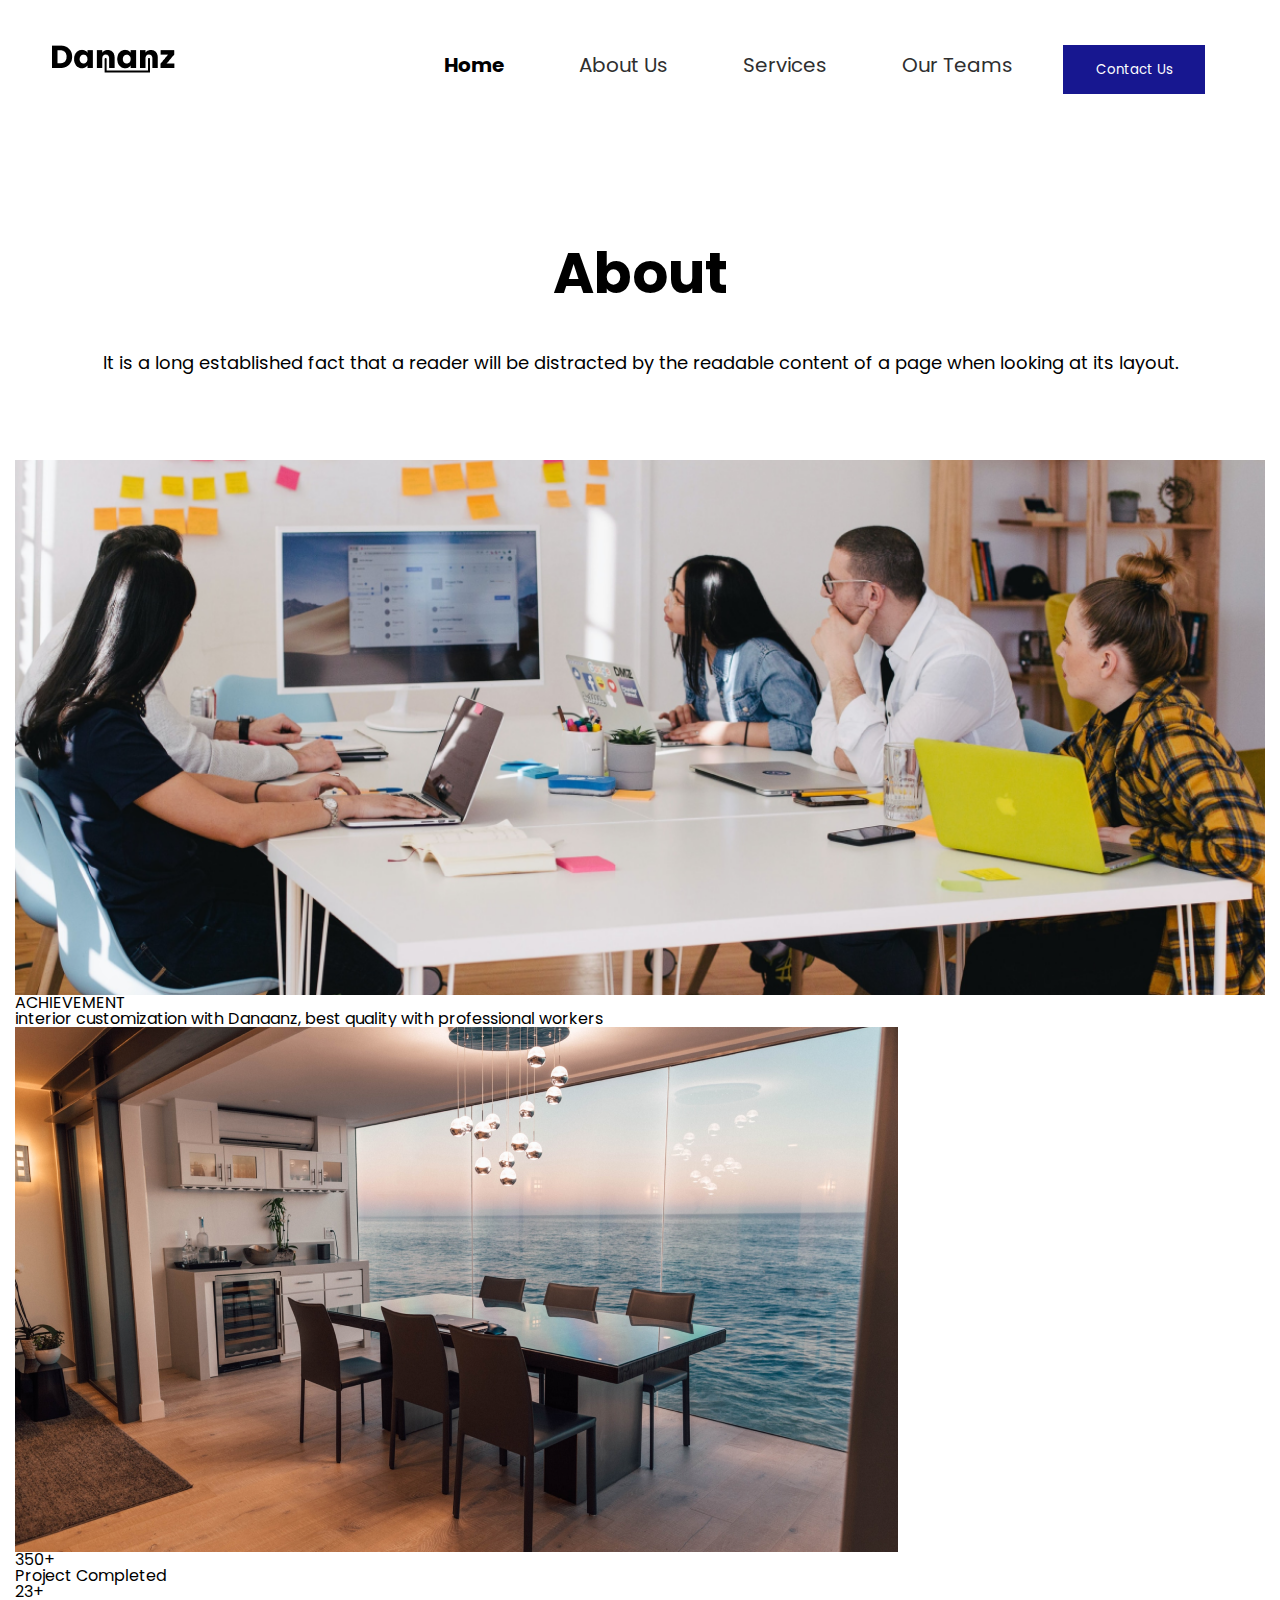
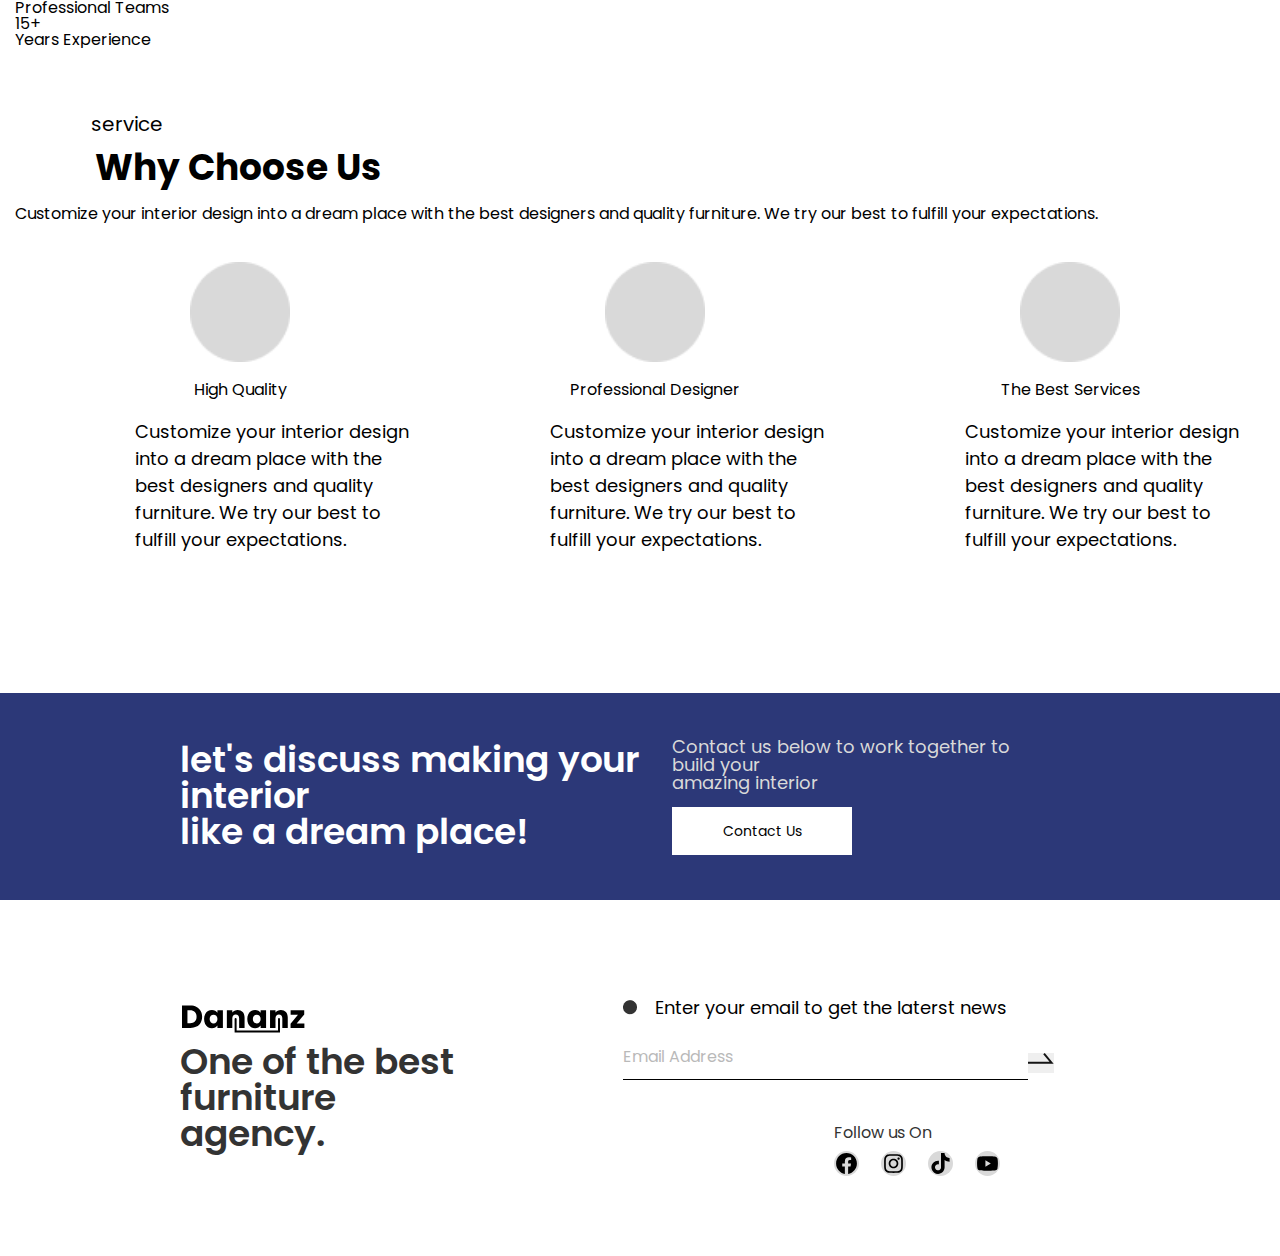
<file: about.html>
<!DOCTYPE html>
<html lang="en">

<head>
    <meta charset="UTF-8">
    <meta name="viewport" content="width=device-width, initial-scale=1.0">
    <title>Dananz - About us</title>
    <link rel="stylesheet" href="css/footer.css">
    <link rel="stylesheet" href="css/header.css">
    <link rel="stylesheet" href="css/about.css">

</head>

<body>
    <div class="wrapper">
        <header class="header">
            <div class="header__container">
                <div class="header__body">
                    <a href="index.html" class="header__logo">
                        <img src="images/header/dananz.png" alt="header_error">
                    </a>
                    <nav class="header__menu_menu-header">
                        <ul class="menu-header__list">
                            <li><a href="index.html" class="black_link">Home</a></li>
                            <li><a href="about.html" class="menu-header__link">About Us</a></li>
                            <li><a href="services.html" class="menu-header__link">Services</a></li>
                            <li><a href="teams.html" class="menu-header__link">Our Teams</a></li>
                        </ul>
                        <div class="header_but">
                            <a href="contact.html" class="menu-header__button"><button class="header_button"> Contact
                                    Us </button></a>
                        </div>
                    </nav>
                </div>
            </div>
        </header>

        <main class="main">
            <section class="main__block-title block-title">
                <div class='block-title__container container'>
                    <div class="block-title__body">
                        <h2 class="block-title__title">About</h2>
                        <div class="block-title__text">It is a long established fact that a reader will be distracted by
                            the readable content of a page when looking at its layout.</div>
                        <div class="block-title__image">
                            <img src="images/about/01.png" alt="block-title_error">
                        </div>
                    </div>
                </div>
            </section>

            <section class="main__achievement-about achievement-about ">
                <div class='achievement-about__container container'>
                    <div class="achievement-about__body">
                        <h2 class="achievement-about__title ">ACHIEVEMENT</h2>
                        <div class="achievement-about__text">interior customization with Danaanz, best quality with
                            professional workers</div>
                        <div class="achievement-about__card">
                            <div class="achievement-about__image">
                                <img src="images/about/02.png   " alt="achievement-about_error">
                            </div>
                            <article class="achievement-about__column column-blue">
                                <div class="achievement-about__items column-items">
                                    <div class="achievement-about__item item-achievement-about  column-item">
                                        <h4 class="item-achievement-about__title item-title">350+</h4>
                                        <h5 class="item-achievement-about__sub-title item-sub-title">
                                            Project Completed
                                        </h5>
                                    </div>
                                    <div class="item-achievement-about__item item-achievement-about  column-item">
                                        <h4 class="item-achievement-about__title item-title">23+</h4>
                                        <h5 class="item-achievement-about__sub-title item-sub-title">
                                            Professional Teams
                                        </h5>
                                    </div>
                                    <div class="item-achievement-about__item item-achievement-about  column-item">
                                        <h4 class="item-achievement-about__title item-title">15+</h4>
                                        <h5 class="item-achievement-about__sub-title item-sub-title">
                                            Years Experience
                                        </h5>
                                    </div>
                                </div>
                            </article>
                        </div>

                    </div>
                </div>
            </section>

        </main>


    </div>
    <section class="container container_choose_main">


        <div class="container_choose">
            <div class="service_item">
                service
            </div>
            <div class="half-line">
            </div>
        </div>
        <div class="Why_Text">
            <p>Why Choose Us</p>
        </div>
        <div class="content_Text_Choose_main">
            <span>Customize your interior design into a dream place with the best designers and quality
                furniture.
                We
                try our best to fulfill your expectations.</span>
        </div>
        <div class="content_Block_choose">
            <div class="content_element">
                <img src="images/about/Ellipse.png" class="ellipse_element">
                <div class="Text_element_Choose">
                    <p>High Quality</p>
                </div>
                <div class="content_Text_Choose">
                    <p>Customize your interior design into a dream place with the best designers and quality
                        furniture. We try our best to fulfill your expectations.</p>
                </div>
            </div>
            <div class="content_element">
                <img src="images/about/Ellipse.png" class="ellipse_element">
                <div class="Text_element_Choose">
                    <p>Professional Designer</p>
                </div>
                <div class="content_Text_Choose">
                    <span>Customize your interior design into a dream place with the best designers and quality
                        furniture. We try our best to fulfill your expectations.</span>
                </div>
            </div>
            <div class="content_element">
                <img src="images/about/Ellipse.png" class="ellipse_element">
                <div class="Text_element_Choose">
                    <p>The Best Services</p>
                </div>
                <div class="content_Text_Choose">
                    <span>Customize your interior design into a dream place with the best designers and quality
                        furniture. We try our best to fulfill your expectations.</span>
                </div>
            </div>
        </div>
    </section>

    </main>


    </div>





    <footer>
        <section class="contact-section">
            <div class="contact-container">
                <div class="contact-title1" id="white_text">
                    <p>
                        let's discuss making your interior<br />
                        like a dream place!
                    </p>
                </div>
            </div>
            <div class="contact-button-container">
                <div class="contact-title2" id="grey_text">
                    <p>
                        Contact us below to work together to build your<br />
                        amazing interior
                    </p>
                </div>
                <form class="contact-button-form">
                    <a class="contact-button" href="#">Contact Us</a>
                </form>
            </div>
        </section>


        <div class="footer-container">
            <div class="footer-title-with-img">
                <a class="footer-brand" href="contact.html"><img src="images/footer/icons/Logo.svg"
                        alt="header_logo" /></a>
                <p class="footer-title">
                    One of the best furniture<br />
                    agency.
                </p>
            </div>
            <div class="footer-web-container">
                <form>
                    <div class="footer-email-form">
                        <img src="images/footer/icons/Ellipse 74.png" />
                        Enter your email to get the laterst news
                    </div>
                    <div class="footer-email-input">
                        <input type="email" id="exampleInputEmail1" aria-describedby="emailHelp"
                            placeholder="Email Address" />
                        <button type="submit" class="footer-btn">
                            <img src="images/footer/icons/Vector 32.svg" alt="arrow" />
                        </button>
                    </div>
                    <div class="footer-web-section">
                        <div class="footer-follow-container">
                            <div class="follow-us-title">
                                <p>Follow us On</p>
                            </div>
                            <div class="footer-web-logos">
                                <a href="#"><img class="footer-img-logo" src="images/footer/icons/facebook.svg"
                                        alt="facebook-icon" /></a>
                                <a href="#"><img class="footer-img-logo" src="images/footer/icons/instagram.svg"
                                        alt="insta-icon" /></a>
                                <a href="#"><img class="footer-img-logo" src="images/footer/icons/tiktok.svg"
                                        alt="tiktok-icon" /></a>
                                <a href="#"><img class="footer-img-logo" src="images/footer/icons/youtube.svg"
                                        alt="youtube-icon" /></a>
                            </div>
                        </div>
                    </div>
                </form>
            </div>
        </div>
    </footer>

</body>

</html>
</file>
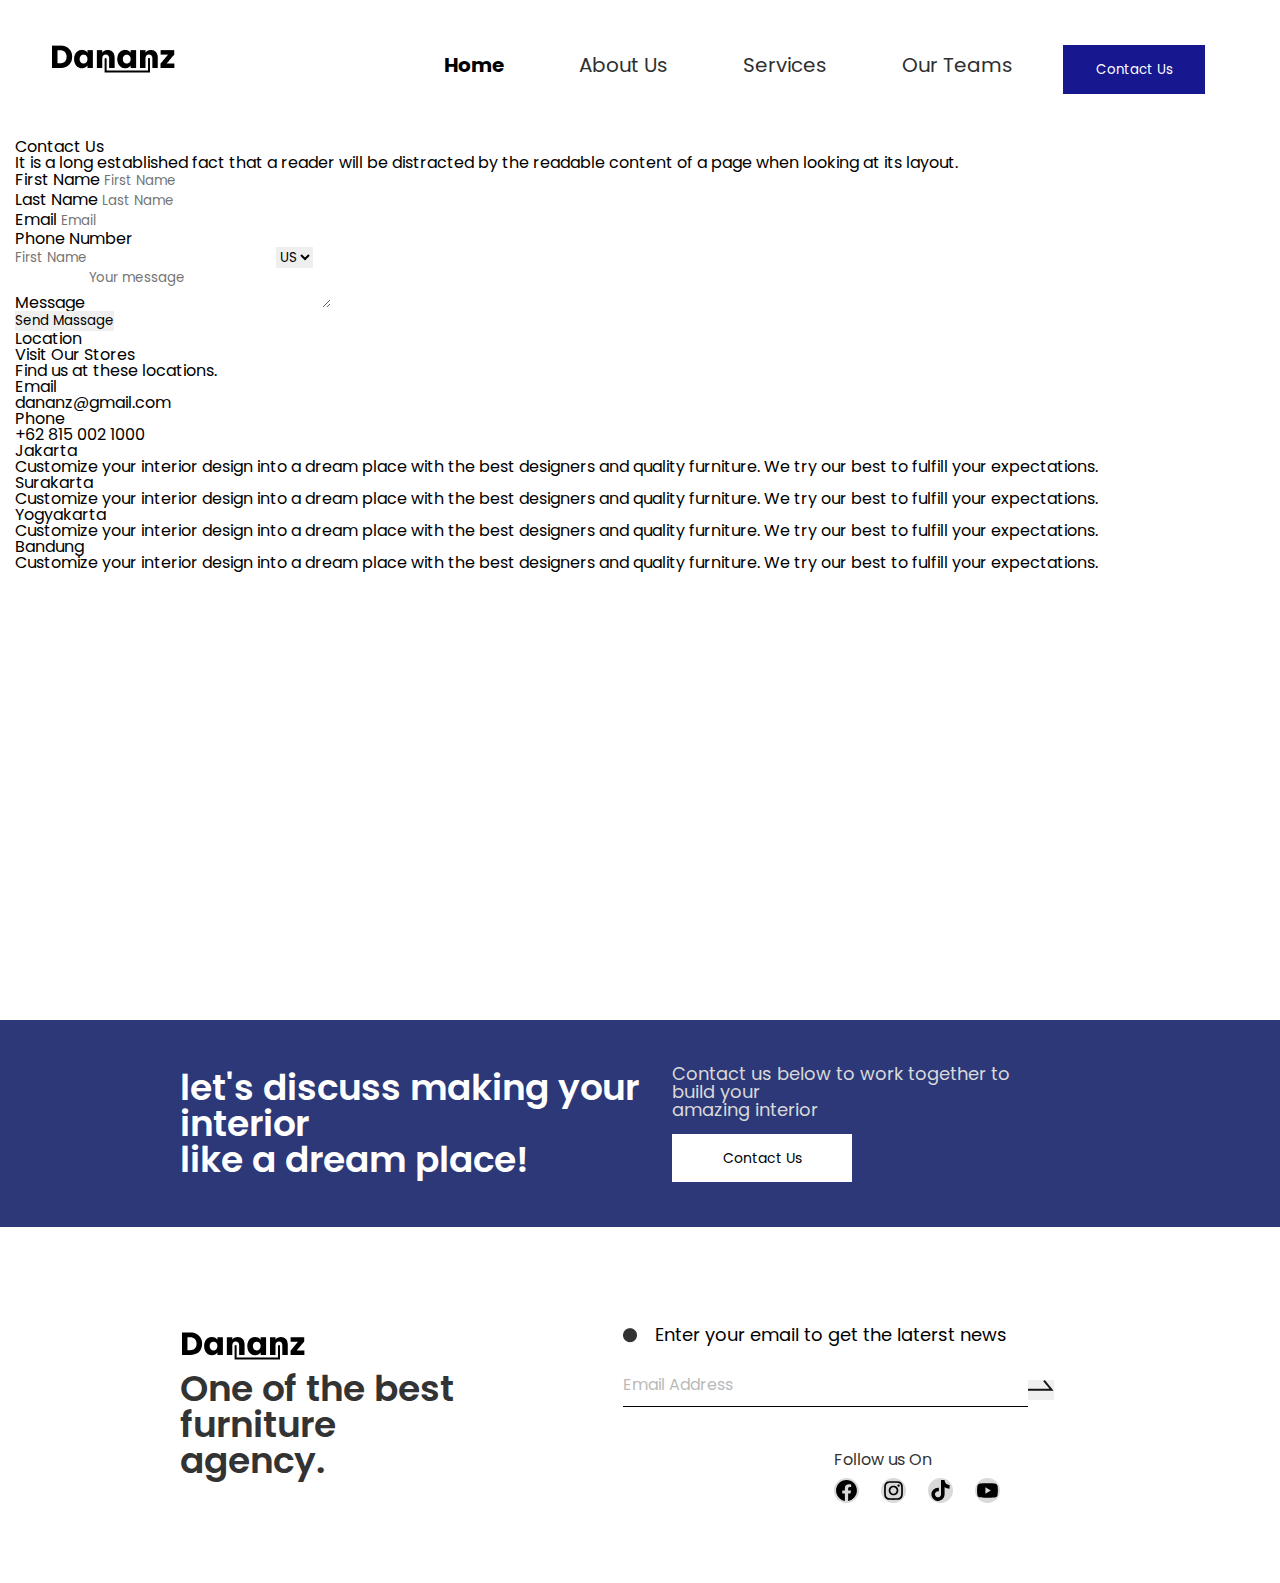
<file: contact.html>
<!DOCTYPE html>
<html lang="en">

<head>
    <meta charset="UTF-8">
    <meta name="viewport" content="width=device-width, initial-scale=1.0">
    <title>Dananz - Contact us</title>
    <link rel="stylesheet" href="css/header.css">
    <link rel="stylesheet" href="css/contact.css">
    <link rel="stylesheet" href="css/footer.css">

</head>

<body>
    <div class="wrapper">
        <header class="header">
            <div class="header__container">
                <div class="header__body">
                    <a href="index.html" class="header__logo">
                        <img src="images/header/dananz.png" alt="header_error">
                    </a>
                    <nav class="header__menu_menu-header">
                        <ul class="menu-header__list">
                            <li><a href="index.html" class="black_link">Home</a></li>
                            <li><a href="about.html" class="menu-header__link">About Us</a></li>
                            <li><a href="services.html" class="menu-header__link">Services</a></li>
                            <li><a href="teams.html" class="menu-header__link">Our Teams</a></li>
                        </ul>
                        <div class="header_but">
                            <a href="contact.html" class="menu-header__button"><button class="header_button"> Contact
                                    Us </button></a>
                        </div>
                    </nav>
                </div>
            </div>
        </header>

        <main class="main">
            <section class="main__contact-us contact-us">
                <div class='contact-us__container container'>
                    <div class="contact-us__body">
                        <h2 class="contact-us__title">Contact Us</h2>
                        <div class="contact-us__text">It is a long established fact that a reader will be distracted by
                            the
                            readable content of a page when looking at its layout.</div>
                        <form name="formContact" action="#" class="contact-us__form form-contact-us">
                            <div class="form-contact-us__names">
                                <div class="form-contact-us__item">
                                    <label for="firstName" class="form-contact-us__label">First Name</label>
                                    <input placeholder="First Name" name="firstName" type="text"
                                        class="form-contact-us__input">
                                </div>
                                <div class="form-contact-us__item">
                                    <label for="LastName" class="form-contact-us__label">Last Name</label>
                                    <input placeholder="Last Name" name="LastName" type="text"
                                        class="form-contact-us__input">
                                </div>
                            </div>
                            <div class="form-contact-us__item">
                                <label for="email" class="form-contact-us__label">Email</label>
                                <input placeholder="Email" name="email" type="text" class="form-contact-us__input">
                            </div>
                            <div class="form-contact-us__item">
                                <label for="telephoneForm" class="form-contact-us__label">Phone Number</label>
                                <div class="form-contact-us__input-select">
                                    <input placeholder="First Name" name="telephoneForm" type="tel"
                                        class="form-contact-us__input">
                                    <select name="selectForm" class="form-contact-us__select">
                                        <option value="1">US</option>
                                        <option value="1">UK</option>
                                        <option value="1">RU</option>
                                    </select>
                                </div>


                            </div>
                            <div class="form-contact-us__item">
                                <label for="textAreaForm" class="form-contact-us__label">Message</label>
                                <textarea placeholder="Your message" name="textAreaForm"></textarea>
                            </div>
                            <button type="submit" class="form-contact-us__button btn">Send Massage</button>
                        </form>
                    </div>
                </div>
            </section>
            <section class="main__location location">
                <div class='location__container container'>
                    <h2 class="location__title ">Location</h2>
                    <div class="location__body">

                        <div class="location__block-text">

                            <h3 class="location__sub-title">Visit Our Stores</h3>
                            <div class="location__text text-white">Find us at these locations.</div>
                            <h4 class="location__label">Email</h4>
                            <div class="location__text-white text-white">dananz@gmail.com</div>
                            <h5 class="location__label">Phone</h5>
                            <div class="location__text-white text-white">+62 815 002 1000</div>
                        </div>
                        <article class="location__items">
                            <article class="location__item item-location">
                                <div class="item-location__body">
                                    <h2 class="item-location__title">Jakarta</h2>
                                    <div class="item-location__text text-white">Customize your interior design into a
                                        dream place
                                        with the best designers and quality furniture. We try our best to fulfill your
                                        expectations.</div>
                                </div>
                            </article>
                            <article class="location__item item-location">
                                <div class="item-location__body">
                                    <h2 class="item-location__title">Surakarta</h2>
                                    <div class="item-location__text text-white">Customize your interior design into a
                                        dream place
                                        with the best designers and quality furniture. We try our best to fulfill your
                                        expectations.</div>
                                </div>
                            </article>
                            <article class="location__item item-location">
                                <div class="item-location__body">
                                    <h2 class="item-location__title">Yogyakarta</h2>
                                    <div class="item-location__text text-white">Customize your interior design into a
                                        dream place
                                        with the best designers and quality furniture. We try our best to fulfill your
                                        expectations.</div>
                                </div>
                            </article>
                            <article class="location__item item-location">
                                <div class="item-location__body">
                                    <h2 class="item-location__title">Bandung</h2>
                                    <div class="item-location__text text-white">Customize your interior design into a
                                        dream place
                                        with the best designers and quality furniture. We try our best to fulfill your
                                        expectations.</div>
                                </div>
                            </article>
                        </article>
                    </div>
                </div>
            </section>
        </main>
    </div>

    <footer>
        <section class="contact-section">
            <div class="contact-container">
                <div class="contact-title1" id="white_text">
                    <p>
                        let's discuss making your interior<br />
                        like a dream place!
                    </p>
                </div>
            </div>
            <div class="contact-button-container">
                <div class="contact-title2" id="grey_text">
                    <p>
                        Contact us below to work together to build your<br />
                        amazing interior
                    </p>
                </div>
                <form class="contact-button-form">
                    <a class="contact-button" href="#">Contact Us</a>
                </form>
            </div>
        </section>


        <div class="footer-container">
            <div class="footer-title-with-img">
                <a class="footer-brand" href="contact.html"><img src="images/footer/icons/Logo.svg"
                        alt="header_logo" /></a>
                <p class="footer-title">
                    One of the best furniture<br />
                    agency.
                </p>
            </div>
            <div class="footer-web-container">
                <form>
                    <div class="footer-email-form">
                        <img src="images/footer/icons/Ellipse 74.png" />
                        Enter your email to get the laterst news
                    </div>
                    <div class="footer-email-input">
                        <input type="email" id="exampleInputEmail1" aria-describedby="emailHelp"
                            placeholder="Email Address" />
                        <button type="submit" class="footer-btn">
                            <img src="images/footer/icons/Vector 32.svg" alt="arrow" />
                        </button>
                    </div>
                    <div class="footer-web-section">
                        <div class="footer-follow-container">
                            <div class="follow-us-title">
                                <p>Follow us On</p>
                            </div>
                            <div class="footer-web-logos">
                                <a href="#"><img class="footer-img-logo" src="images/footer/icons/facebook.svg"
                                        alt="facebook-icon" /></a>
                                <a href="#"><img class="footer-img-logo" src="images/footer/icons/instagram.svg"
                                        alt="insta-icon" /></a>
                                <a href="#"><img class="footer-img-logo" src="images/footer/icons/tiktok.svg"
                                        alt="tiktok-icon" /></a>
                                <a href="#"><img class="footer-img-logo" src="images/footer/icons/youtube.svg"
                                        alt="youtube-icon" /></a>
                            </div>
                        </div>
                    </div>
                </form>
            </div>
        </div>
    </footer>
</body>

</html>
</file>
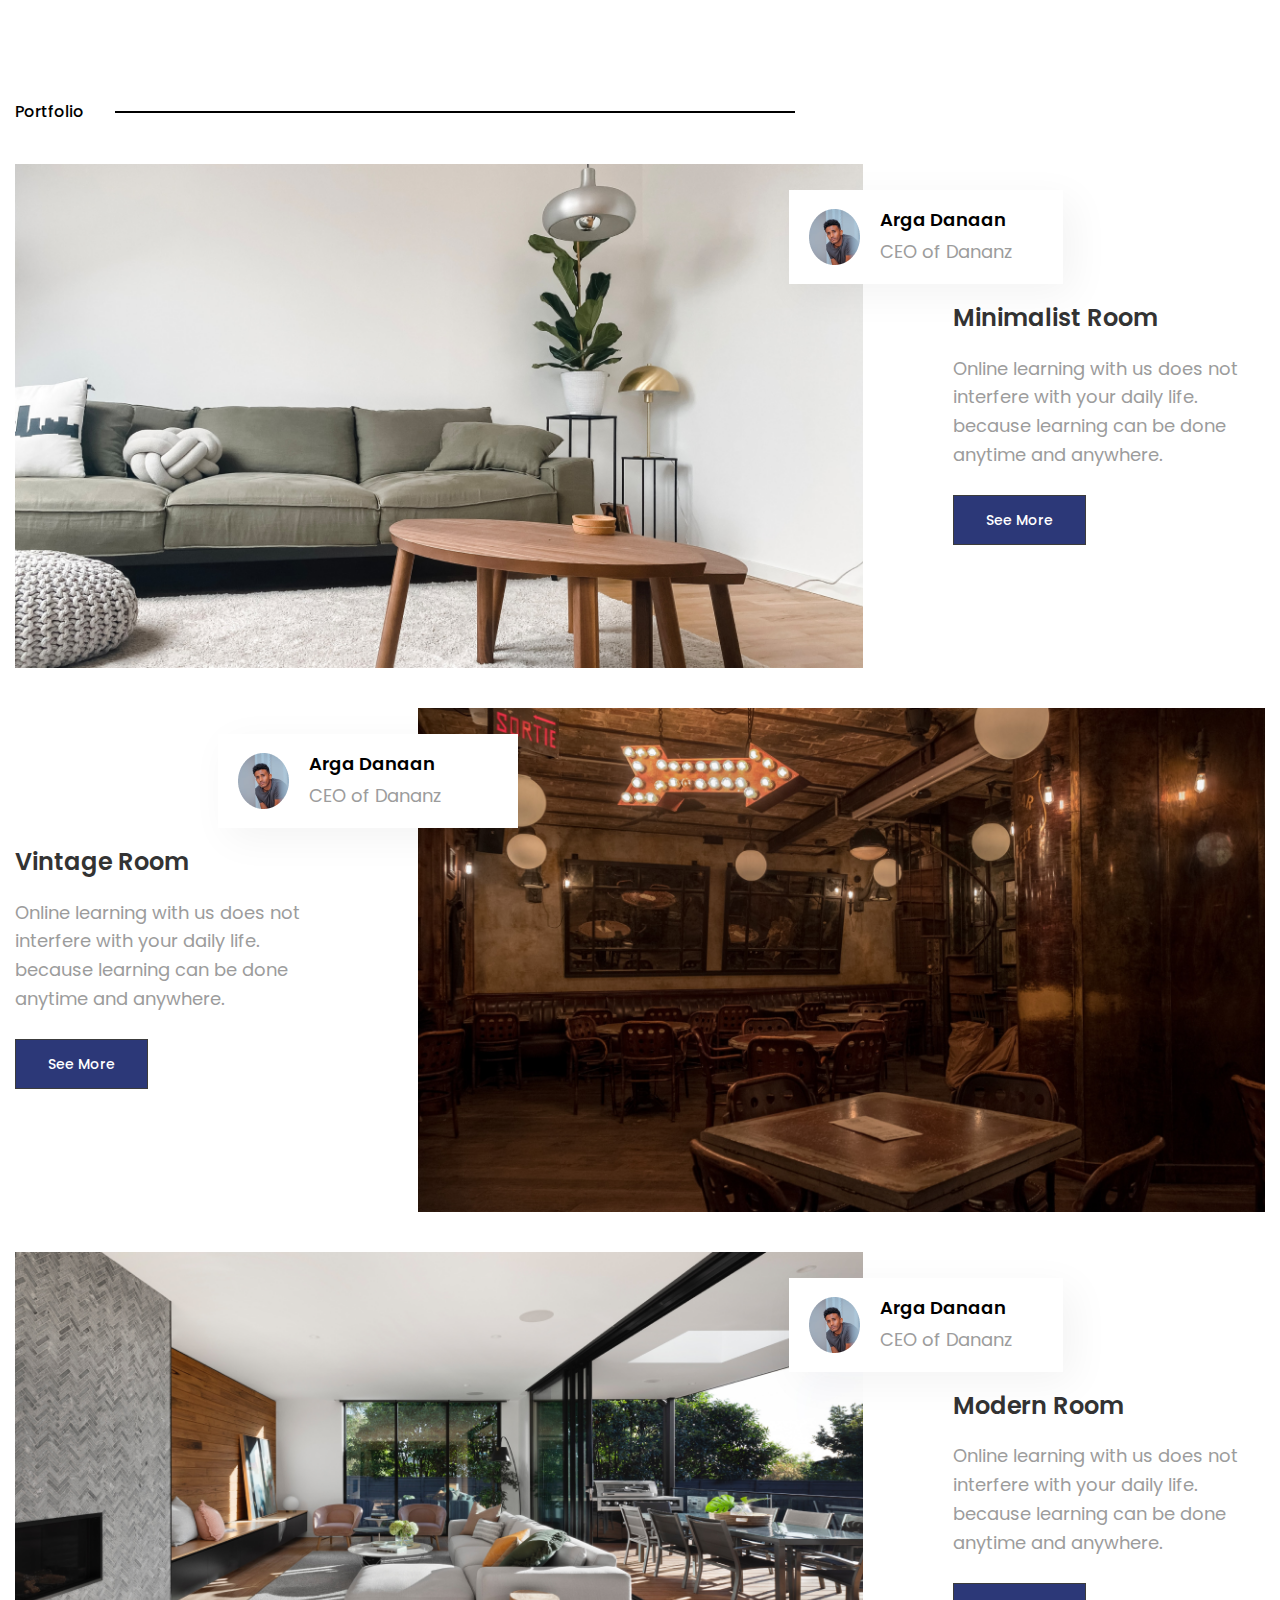
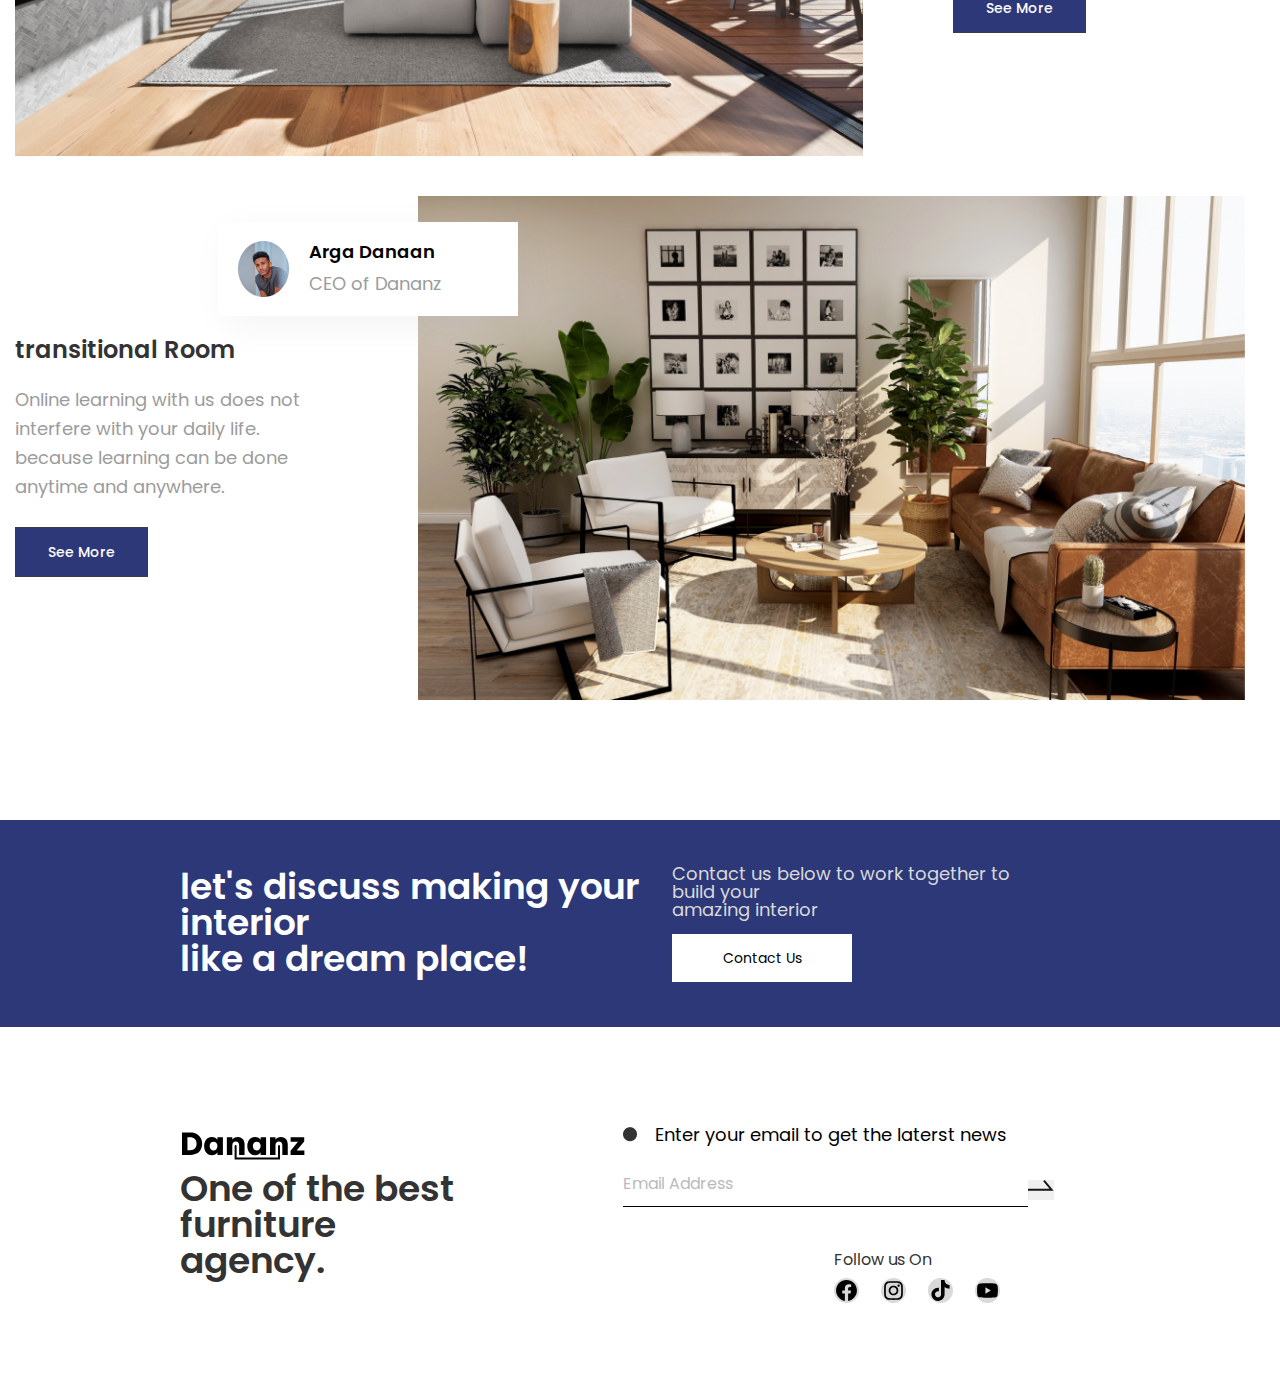
<file: portfolio.html>
<!DOCTYPE html>
<html lang="en">

<head>
	<meta charset="UTF-8">
	<meta name="viewport" content="width=device-width">
	<title>Dananz - Portfolio</title>
	<link rel="stylesheet" href="css/portfolio.css">
	<link rel="stylesheet" href="css/footer.css">
</head>

<body>
	<div class="wrapper">

		<main class="main">
			<section class="main__portfolio portfolio">
				<div class='portfolio__container container'>
					<div class="portfolio__body">
						<h2 class="portfolio__title ">Portfolio</h2>
						<div class="portfolio__items">


							<article class="portfolio__item item-portfolio"> <!-- левый -->
								<div class="item-portfolio__body">
									<div class="item-portfolio__block-1 block-1">
										<div class="item-portfolio__image">
											<img src="images/portfolio/01.png" alt="item-portfolio_error">
										</div>
										<div class="item-portfolio__info info-item-portfolio">
											<div class="info-item-portfolio__image">
												<img src="images/portfolio/05.png" alt="info-item-portfolio_error">
											</div>
											<div class="info-item-portfolio__block-text">
												<h2 class="info-item-portfolio__name">Arga Danaan</h2>
												<h3 class="info-item-portfolio__sub-name">CEO of Dananz</h3>
											</div>
										</div>
									</div>
									<div class="item-portfolio__block-2">
										<h2 class="item-portfolio__title">Minimalist Room</h2>
										<div class="item-portfolio__text text-white">Online learning with us does not
											interfere
											with your daily life. because learning can be done anytime and anywhere.
										</div>
										<a href="room.html" class="item-portfolio__button btn">See More</a>
									</div>
								</div>
							</article> <!-- левый -->


							<article class="portfolio__item item-portfolio"> <!-- правый -->
								<div class="item-portfolio__body body-2">
									<div class="item-portfolio__block-2 block-2">
										<h2 class="item-portfolio__title">Vintage Room</h2>
										<div class="item-portfolio__text text-white">Online learning with us does not
											interfere
											with your daily life. because learning can be done anytime and anywhere.
										</div>
										<a href="#" class="item-portfolio__button btn">See More</a>
									</div>
									<div class="item-portfolio__block-1  block-one">
										<div class="item-portfolio__image">
											<img src="images/portfolio/02.png" alt="item-portfolio_error">
										</div>
										<div class="item-portfolio__info info-item-portfolio left-info">
											<div class="info-item-portfolio__image">
												<img src="images/portfolio/05.png" alt="info-item-portfolio_error">
											</div>
											<div class="info-item-portfolio__block-text">
												<h2 class="info-item-portfolio__name">Arga Danaan</h2>
												<h3 class="info-item-portfolio__sub-name">CEO of Dananz</h3>
											</div>
										</div>
									</div>
								</div>
							</article> <!-- правый -->


							<article class="portfolio__item item-portfolio"> <!-- левый -->
								<div class="item-portfolio__body">
									<div class="item-portfolio__block-1 block-1">
										<div class="item-portfolio__image">
											<img src="images/portfolio/03.png" alt="item-portfolio_error">
										</div>
										<div class="item-portfolio__info info-item-portfolio">
											<div class="info-item-portfolio__image">
												<img src="images/portfolio/05.png" alt="info-item-portfolio_error">
											</div>
											<div class="info-item-portfolio__block-text">
												<h2 class="info-item-portfolio__name">Arga Danaan</h2>
												<h3 class="info-item-portfolio__sub-name">CEO of Dananz</h3>
											</div>
										</div>
									</div>
									<div class="item-portfolio__block-2">
										<h2 class="item-portfolio__title">Modern Room</h2>
										<div class="item-portfolio__text text-white">Online learning with us does not
											interfere
											with your daily life. because learning can be done anytime and anywhere.
										</div>
										<a href="#" class="item-portfolio__button btn">See More</a>
									</div>
								</div>
							</article> <!-- левый -->


							<article class="portfolio__item item-portfolio"> <!-- правый -->
								<div class="item-portfolio__body body-2">
									<div class="item-portfolio__block-2 block-2">
										<h2 class="item-portfolio__title">transitional Room</h2>
										<div class="item-portfolio__text text-white">Online learning with us does not
											interfere
											with your daily life. because learning can be done anytime and anywhere.
										</div>
										<a href="#" class="item-portfolio__button btn">See More</a>
									</div>
									<div class="item-portfolio__block-1 block-one">
										<div class="item-portfolio__image">
											<img src="images/portfolio/04.png" alt="item-portfolio_error">
										</div>
										<div class="item-portfolio__info info-item-portfolio left-info">
											<div class="info-item-portfolio__image">
												<img src="images/portfolio/05.png" alt="info-item-portfolio_error">
											</div>
											<div class="info-item-portfolio__block-text">
												<h2 class="info-item-portfolio__name">Arga Danaan</h2>
												<h3 class="info-item-portfolio__sub-name">CEO of Dananz</h3>
											</div>
										</div>
									</div>
								</div>
							</article> <!-- правый -->

						</div>
					</div>


				</div>
			</section>

		</main>
	</div>

	<footer>
		<section class="contact-section">
			<div class="contact-container">
				<div class="contact-title1" id="white_text">
					<p>
						let's discuss making your interior<br />
						like a dream place!
					</p>
				</div>
			</div>
			<div class="contact-button-container">
				<div class="contact-title2" id="grey_text">
					<p>
						Contact us below to work together to build your<br />
						amazing interior
					</p>
				</div>
				<form class="contact-button-form">
					<a class="contact-button" href="#">Contact Us</a>
				</form>
			</div>
		</section>


		<div class="footer-container">
			<div class="footer-title-with-img">
				<a class="footer-brand" href="contact.html"><img src="images/footer/icons/Logo.svg"
						alt="header_logo" /></a>
				<p class="footer-title">
					One of the best furniture<br />
					agency.
				</p>
			</div>
			<div class="footer-web-container">
				<form>
					<div class="footer-email-form">
						<img src="images/footer/icons/Ellipse 74.png" />
						Enter your email to get the laterst news
					</div>
					<div class="footer-email-input">
						<input type="email" id="exampleInputEmail1" aria-describedby="emailHelp"
							placeholder="Email Address" />
						<button type="submit" class="footer-btn">
							<img src="images/footer/icons/Vector 32.svg" alt="arrow" />
						</button>
					</div>
					<div class="footer-web-section">
						<div class="footer-follow-container">
							<div class="follow-us-title">
								<p>Follow us On</p>
							</div>
							<div class="footer-web-logos">
								<a href="#"><img class="footer-img-logo" src="images/footer/icons/facebook.svg"
										alt="facebook-icon" /></a>
								<a href="#"><img class="footer-img-logo" src="images/footer/icons/instagram.svg"
										alt="insta-icon" /></a>
								<a href="#"><img class="footer-img-logo" src="images/footer/icons/tiktok.svg"
										alt="tiktok-icon" /></a>
								<a href="#"><img class="footer-img-logo" src="images/footer/icons/youtube.svg"
										alt="youtube-icon" /></a>
							</div>
						</div>
					</div>
				</form>
			</div>
		</div>
	</footer>
</body>

</html>
</file>
<file: css/footer.css>
@import url("https://fonts.googleapis.com/css2?family=Poppins:ital,wght@0,100;0,200;0,300;0,400;0,500;0,600;0,700;0,800;0,900;1,100;1,200;1,300;1,400;1,500;1,600;1,700;1,800;1,900&display=swap");

* {
  margin: 0;
  padding: 0;
  font-family: "Poppins";
}

#white_text {
  color: white;
}

.contact-section {
  margin-top: 120px;
  background: rgba(44, 56, 120, 1);
  padding: 5vh 28vh 5vh 20vh;
  display: flex;
  justify-content: space-between;
  align-items: center;
}

.contact-title1 {
  font-size: 36px;
  font-weight: 600;
}

#grey_text {
  color: rgba(217, 217, 217, 1);
}

.contact-title2 {
  font-size: 18px;
  font-weight: 400;
}

.contact-button-form {
  background: white;
  width: 180px;
  padding: 3px;
  margin-top: 15px;
}

.contact-button {
  display: flex;
  justify-content: center;
  text-decoration: none;
  color: black;
  padding: 14px 32px;
  font-size: 14px;
  transition: background-color 0.8s ease 0s;
}

.contact-button:hover {
  background-color: rgb(148, 175, 238);
  transition: background-color 0.8s ease 0s;
  color: #000;
}

.footer-container {
  display: flex;
  justify-content: space-between;
  padding: 10vh 28vh 0vh 20vh;
}

.footer-title {
  font-size: 36px;
  font-weight: 600;
  color: rgba(51, 51, 51, 1);
}

.follow-us-title {
  font-size: 16px;
  font-weight: 400;
  color: rgba(51, 51, 51, 1);
}

.footer-email-form {
  display: flex;
  align-items: center;
  font-size: 18px;
  margin-top: 1vh;
  margin-right: 1vh;
}

.footer-email-form img {
  margin-right: 2vh;
}

.footer-email-input {
  margin-top: 2vh;
  color: rgba(217, 217, 217, 1);
  font-size: 16px;
  font-weight: 400;
}

.footer-email-input input {
  height: 45px;
  width: 45vh;
  border: none;
  border-bottom: 1px solid black;
  border-radius: 0;
  font-size: 1rem;
}

#exampleInputEmail1::placeholder {
  opacity: 50%;
}

.footer-email-section {
  display: flex;
}

.footer-btn {
  position: absolute;
  border: none;
}

.footer-btn:hover {
  cursor: pointer;
}

.footer-follow-container {
  margin-top: 5vh;
  margin-left: 52%;
}

.footer-web-logos {
  padding: 10px 0;
  padding-bottom: 80px;
}

.footer-web-logos img {
  background: rgba(217, 217, 217, 1);
  border-radius: 50%;
  height: 25px;
  margin-right: 2vh;
}

:focus,
:active {
  outline: none;
}

a:focus,
a:active {
  outline: none;
}

.footer-title-with-img {
  width: 50%;
}

.footer-btn {
  margin-top: 2vh;
}
@media (max-width: 1024px) {
  .contact-section {
    display: block;
  }
  .contact-title1 {
    text-align: center;
  }
  .contact-button-container {
    padding-top: 5vh;
    text-align: center;
  }
  .contact-button-form {
    margin-top: 5vh;
    width: 100%;
  }
  .footer-container {
    display: block;
    text-align: center;
    margin-top: -5vh;
  }
  .footer-title-with-img {
    width: 100%;
  }
  .footer-title {
    margin-top: 2vh;
  }
  .footer-email-form {
    justify-content: center;
    margin-top: 5vh;
  }
  .footer-email-form img {
    display: none;
  }
  .footer-btn {
    margin-top: 2vh;
  }
  .footer-follow-container {
    margin-left: 0;
  }

  @media (max-width: 767px) {
    .contact-section {
      padding: 40px 20px;
      text-align: center;
    }

    .contact-title1 {
      font-size: 26px;
    }

    .contact-title2 {
      font-size: 14px;
      margin-top: 10px;
    }

    .contact-button-form {
      width: 100%;
      margin-top: 20px;
    }

    .footer-container {
      padding: 40px 20px 0 20px;
      display: flex;
      flex-direction: column;
      align-items: center;
      text-align: center;
      margin-top: 10px;
    }

    .footer-title {
      font-size: 26px;
    }

    .footer-title-with-img {
      width: 100%;
    }

    .footer-email-form {
      width: 100%;
      margin-top: 25px;
      display: flex;
      flex-direction: column;
      align-items: center;
    }

    .footer-email-input {
      width: 100%;
      margin-top: 15px;
    }

    .footer-email-input input {
      width: 100%;
      height: 44px;
      padding: 0 10px;
      font-size: 16px;
    }

    .footer-btn {
      position: static;
      margin-top: 15px;
    }

    .footer-follow-container {
      margin: 35px 0 0 0;
    }

    .footer-web-logos {
      padding-bottom: 40px;
    }

    .footer-web-logos img {
      height: 28px;
      margin: 0 8px;
    }
  }
}
</file>
<file: css/header.css>
* {
    margin: 0;
    padding: 0;
}
a{
    text-decoration: none
}
.header{
 font-family: "Poppins";

}
.header__body{
    display: flex;
    justify-content: space-between;
    margin-left: 30px;
    padding: 20px;
   
}
.header__logo{
   padding-top: 10px;
}
.header__menu_menu-header{
font-family: "Poppins";
 display: flex;
 text-decoration: none;
 padding: 5px;
 text-align: center;
 justify-content: center;
gap: 50px;
padding: 25px;
font-size: 20px;
margin-right: 30px;




}
.menu-header__list{
list-style-type: none;
display: flex;
gap: 75px;
padding-top: 10px;

}
.menu-header__link{
    color: rgb(47, 47, 47);
   
}
.black_link{
font-weight: bold;
 color: black;

}
.header_button{
width: 142px;
height: 49px;
background-color: rgb(23, 23, 144);
color: white;
}
</file>
<file: css/about.css>
@import url("https://fonts.googleapis.com/css2?family=Poppins:wght@400;500;600;700&display=swap");

* {
    padding: 0;
    margin: 0;
    border: 0;
}

*,
*:before,
*:after {
    box-sizing: border-box;
}

:focus,
:active {
    outline: none;
}

a:focus,
a:active {
    outline: none;
}

html,
body {
    height: 100%;
    width: 100%;
    line-height: 1;
    font-size: 16px;
    text-size-adjust: 100%;
}

a,
a:visited {
    text-decoration: none;
}

a:hover {
    text-decoration: none;
}

img {
    vertical-align: top;
}

h1,
h2,
h3,
h4,
h5,
h6 {
    font-size: inherit;
    font-weight: inherit;
}


body {
    font-family: "Poppins";
}

body.scroll-lock {
    overflow: hidden;
}

.wrapper {
    display: flex;
    min-height: 100%;
    flex-direction: column;
    overflow: hidden;
}

.main {
    flex: 1 1 auto;
}

.main__block-title {
    margin-top: 30px;
}

@media (max-width: 1350px) {
    .main__block-title {
        margin-top: calc(40px + 60 * ((100vw - 320px) / 1030));
    }
}

.container {
    max-width: 1350px;
    padding: 0px 15px;
    margin: 0px auto;
}

.block-title__body {
    display: grid;
    grid-auto-flow: row;
    text-align: center;
}

.block-title__title {
    margin: 0px 0px 36px 0px;
    font-weight: 700;
    font-size: 56px;
    line-height: 140%;
    color: #000000;
}

@media (max-width: 767px) {
    .block-title__title {
        font-size: 46px;
        margin: 0px 0px 24px 0px;
    }
}

.block-title__text {
    margin-bottom: 86px;
    font-weight: 400;
    font-size: 18px;
    line-height: 160%;
    color: #000000;
}

@media (max-width: 1350px) {
    .block-title__text {
        margin-bottom: calc(32px + 54 * ((100vw - 320px) / 1030));
    }
}

.block-title__image {
    position: relative;
    padding: 0px 0px 42.75% 0px;
}

.block-title__image img {
    position: absolute;
    top: 0;
    left: 0;
    width: 100%;
    height: 100%;
    object-fit: cover;
}

.container_choose {
    display: flex;
    margin-left: 30px;
    padding: 16px;
    font-family: "Poppins";
    margin-top: 50px;


}

.service_item {
    display: flex;
    margin-left: 30px;
    color: black;
    font-size: 20px;

}

.logo_choose {
    padding-left: 30px;
    margin-top: 8px;



}

.Why_Text {

    color: black;
    flex: 1;
    padding-left: 80px;
    font-weight: bold;
    font-size: 36px;
    padding-bottom: 20px
}

.content_Text_Choose {
    display: flex;
    max-width: 600px;
    line-height: 1.5;
    font-size: 18px;
    padding-left: 80px;

}

.content_Block_choose {
    display: flex;
    justify-content: center;
    gap: 15px;

}

.ellipse_element {
    justify-content: center;
    width: 100px;
    height: 100px;
}

.content_element {
    display: flex;
    flex-direction: column;
    width: 400px;
    align-items: center;
    padding-left: 30px;
    padding-bottom: 20px;
    gap: 20px;
    margin-top: 40px;
}

.Text_element_Choose {
    justify-content: center;
}
</file>
<file: css/contact.css>
@import url("https://fonts.googleapis.com/css2?family=Poppins:wght@400;500;600;700&display=swap");

* {
    padding: 0;
    margin: 0;
    border: 0;
}

*,
*:before,
*:after {
    box-sizing: border-box;
}

:focus,
:active {
    outline: none;
}

a:focus,
a:active {
    outline: none;
}

html,
body {
    height: 100%;
    width: 100%;
    line-height: 1;
    font-size: 16px;
    text-size-adjust: 100%;
}

a,
a:visited {
    text-decoration: none;
}

a:hover {
    text-decoration: none;
}

img {
    vertical-align: top;
}

h1,
h2,
h3,
h4,
h5,
h6 {
    font-size: inherit;
    font-weight: inherit;
}


body {
    font-family: "Poppins";
}

body.scroll-lock {
    overflow: hidden;
}

.wrapper {
    display: flex;
    min-height: 100%;
    flex-direction: column;
    overflow: hidden;
}

.main {
    flex: 1 1 auto;
}

.main__block-title {
    margin-top: 30px;
}

@media (max-width: 1350px) {
    .main__block-title {
        margin-top: calc(40px + 60 * ((100vw - 320px) / 1030));
    }
}

.container {
    max-width: 1350px;
    padding: 0px 15px;
    margin: 0px auto;
}

.block-title__body {
    display: grid;
    grid-auto-flow: row;
    text-align: center;
}

.block-title__title {
    margin: 0px 0px 36px 0px;
    font-weight: 700;
    font-size: 56px;
    line-height: 140%;
    color: #000000;
}

@media (max-width: 767px) {
    .block-title__title {
        font-size: 46px;
        margin: 0px 0px 24px 0px;
    }
}

.block-title__text {
    margin-bottom: 86px;
    font-weight: 400;
    font-size: 18px;
    line-height: 160%;
    color: #000000;
}

@media (max-width: 1350px) {
    .block-title__text {
        margin-bottom: calc(32px + 54 * ((100vw - 320px) / 1030));
    }
}

.block-title__image {
    position: relative;
    padding: 0px 0px 42.75% 0px;
}

.block-title__image img {
    position: absolute;
    top: 0;
    left: 0;
    width: 100%;
    height: 100%;
    object-fit: cover;
}
</file>
<file: css/portfolio.css>
@import url("https://fonts.googleapis.com/css2?family=Poppins:wght@400;500;600;700&display=swap");

* {
    padding: 0;
    margin: 0;
    border: 0;
}

*,
*:before,
*:after {
    box-sizing: border-box;
}

:focus,
:active {
    outline: none;
}

a:focus,
a:active {
    outline: none;
}

html,
body {
    height: 100%;
    width: 100%;
    line-height: 1;
    font-size: 16px;
    text-size-adjust: 100%;
}

a,
a:visited {
    text-decoration: none;
}

a:hover {
    text-decoration: none;
}

img {
    vertical-align: top;
}

h1,
h2,
h3,
h4,
h5,
h6 {
    font-size: inherit;
    font-weight: inherit;
}

body {
    font-family: "Poppins";
}

body.scroll-lock {
    overflow: hidden;
}

.wrapper {
    display: flex;
    min-height: 100%;
    flex-direction: column;
    overflow: hidden;
}

.main {
    flex: 1 1 auto;
}

.main__block-title {
    margin-top: 30px;
}

@media (max-width: 1350px) {
    .main__block-title {
        margin-top: calc(40px + 60 * ((100vw - 320px) / 1030));
    }
}

.block-title__body {
    display: grid;
    grid-auto-flow: row;
    text-align: center;
}

.block-title__title {
    margin: 0px 0px 36px 0px;
    font-weight: 700;
    font-size: 56px;
    line-height: 140%;
    color: #000000;
}

@media (max-width: 767px) {
    .block-title__title {
        font-size: 46px;
        margin: 0px 0px 24px 0px;
    }
}

.block-title__text {
    margin-bottom: 86px;
    font-weight: 400;
    font-size: 18px;
    line-height: 160%;
    color: #000000;
}

@media (max-width: 1350px) {
    .block-title__text {
        margin-bottom: calc(32px + 54 * ((100vw - 320px) / 1030));
    }
}

.block-title__image {
    position: relative;
    padding: 0px 0px 42.75% 0px;
}

.block-title__image img {
    position: absolute;
    top: 0;
    left: 0;
    width: 100%;
    height: 100%;
    object-fit: cover;
}

.main__portfolio {
    margin-top: 100px;
}

.container {
    max-width: 1350px;
    padding: 0px 15px;
    margin: 0px auto;
}

.portfolio__title {
    position: relative;
    font-weight: 500;
    font-size: 16px;
    line-height: 150%;
    color: #000000;
    margin: 0px 0px 40px 0px;
}

.portfolio__title:before {
    content: "";
    width: 680px;
    height: 2px;
    background-color: #000;
    position: absolute;
    top: 50%;
    transform: translate(0px, -50%);
    left: 0;
    margin: 0px 0px 0px 100px;
}

@media (max-width: 767px) {
    .portfolio__title:before {
        width: 400px;
    }
}

@media (max-width: 500px) {
    .portfolio__title:before {
        width: 260px;
    }
}

@media (max-width: 375px) {
    .portfolio__title:before {
        width: 180px;
    }
}

.portfolio__items {
    display: grid;
    grid-template-columns: repeat(auto-fit, 1fr);
    row-gap: 40px;
}

.item-portfolio__body {
    display: grid;
    align-items: center;
}

@media (min-width: 992px) {
    .item-portfolio__body {
        grid-template-columns: 75% 25%;
    }
}

@media (max-width: 992px) {
    .item-portfolio__body {
        display: grid;
        grid-template-columns: repeat(auto-fit, auto);
        justify-content: center;
    }
}

.item-portfolio__block-1 {
    position: relative;
}

@media (min-width: 992px) {
    .item-portfolio__block-1 {
        margin: 0px 0px 0px 90px;
    }
}

@media (min-width: 992px) {
    .block-1 {
        margin: 0px 90px 0px 0px;
    }
}

.body-2 {
    display: grid;
}

@media (min-width: 992px) {
    .body-2 {
        grid-template-columns: 25% 75%;
    }
}

@media (max-width: 992px) {
    .body-2 {
        display: grid;
        grid-template-areas: "block-1" "block-2";
    }
}

.item-portfolio__image img {
    width: 100%;
}

.item-portfolio__info {
    background-color: #fff;
    box-shadow: 10px 10px 40px rgba(0, 0, 0, 0.05);
    display: flex;
    align-items: center;
    padding: 17px 50px 17px 20px;
}

@media (min-width: 1152px) {
    .item-portfolio__info {
        position: absolute;
        top: 26px;
        right: -200px;
    }
}

@media (min-width: 1152px) and (max-width: 1152px) {
    .item-portfolio__info {
        top: 6px;
    }
}

.info-item-portfolio__image {
    margin: 0px 20px 0px 0px;
}

.info-item-portfolio__image img {
    max-width: 100%;
}

.info-item-portfolio__block-text {
    display: flex;
    flex-direction: column;
}

.info-item-portfolio__name {
    margin: 0px 0px 6px 0px;
    font-weight: 600;
    font-size: 18px;
    line-height: 140%;
    color: #000000;
}

.info-item-portfolio__sub-name {
    font-weight: 400;
    font-size: 18px;
    line-height: 160%;
    color: #9C9C9C;
}

@media (max-width: 992px) {
    .item-portfolio__block-2 {
        margin: 30px 0px 0px 0px;
    }
}

.item-portfolio__title {
    font-weight: 600;
    font-size: 24px;
    line-height: 140%;
    color: #333333;
    margin: 0px 0px 20px 0px;
}

.item-portfolio__text {
    margin: 0px 0px 40px 0px;
}

.text-white {
    font-weight: 400;
    font-size: 18px;
    line-height: 160%;
    color: #9C9C9C;
}

.item-portfolio__button {
    background-color: #2C3878;
    border: 1px solid #3C3C3C;
    transition: background-color 0.8s ease 0s;
    font-weight: 500;
    font-size: 14px;
    line-height: 150%;
    color: #FFFFFF;
}

.btn {
    padding: 14px 32px;
    transition: background-color 0.8s ease 0s;
}

.btn:hover {
    background-color: rgb(148, 175, 238);
    transition: background-color 0.8s ease 0s;
    border: 1px solid rgb(69, 76, 94);
    color: #000;
}

@media (max-width: 992px) {
    .block-one {
        grid-area: block-1;
    }

    .block-2 {
        grid-area: block-2;
    }
}

.left-info {
    left: -200px;
}

@media (min-width: 1152px) {
    .left-info {
        width: 300px;
    }
}

.container_choose {
    display: flex;
    margin-left: 30px;
    padding: 16px;
    margin-top: 100px;


}

.service_item {
    display: flex;
    margin-left: 30px;
    color: black;
    font-weight: 500;
    padding-bottom: 25px;
    font-size: 16px;
    text-transform: uppercase;
}


.half-line {
    flex: 1;
    height: 2px;
    background-color: #000;
    max-width: 50%;
    margin-top: 10px;
    margin-left: 19px;

}


.Why_Text {
    display: flex;
    color: black;
    flex: 1;
    padding-left: 80px;
    font-weight: 500;
    font-size: 36px;
    padding-bottom: 40px;


}

.content_Text_Choose_main {

    display: flex;
    max-width: 600px;
    line-height: 1.5;
    font-size: 18px;
    font-weight: 400;
    padding-left: 80px;
    padding-bottom: 20px;
    color: #9C9C9C;

}

.content_Text_Choose {
    display: flex;
    max-width: 600px;
    line-height: 1.5;
    font-size: 18px;
    font-weight: 400;

    padding-bottom: 20px;
    color: #9C9C9C;

}

.content_Block_choose {
    display: flex;
    justify-content: center;
    gap: 15px;




}

.ellipse_element {
    justify-content: center;
    width: 63px;
    height: 63px;
    margin-top: 20px;

}

.content_element {
    display: flex;
    flex-direction: column;
    width: 400px;
    align-items: center;
    padding-left: 30px;
    padding-bottom: 20px;
    gap: 20px;
    margin-top: 40px;
    box-shadow: 0 0 5px 1px rgba(0, 0, 0, 0.1);
    text-align: center
}

.Text_element_Choose span {
    display: flex;
    flex-direction: column;
    justify-content: center;
    align-items: center;
    text-align: center;
    width: 100%;

}

.content_Block_choose {
    display: flex;
    justify-content: center;
    gap: 15px;
}

@media (max-width: 800px) {
    .content_Block_choose {
        flex-direction: column;
        align-items: center;
    }

    .content_element {
        width: 100%;
        max-width: 400px;
        padding-left: 0;
    }

    .content_Text_Choose_main {
        transform: translateX(-40px) !important;
    }

    .container_choose {
        transform: translateX(-40px) !important;
    }

    .Why_Text {
        transform: translateX(-40px) !important;
    }
}
</file>
